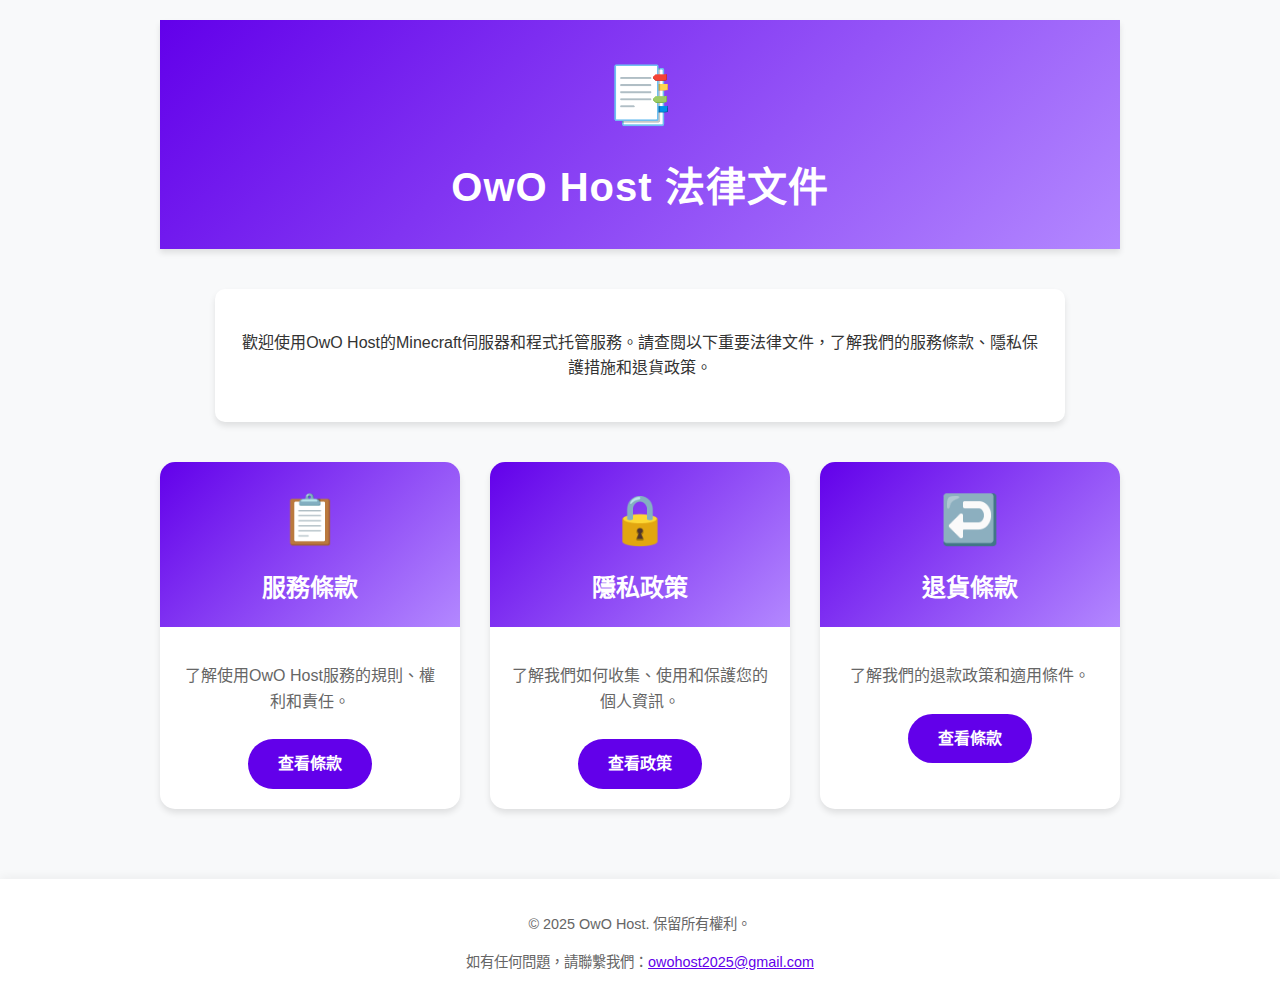
<file: rules/index.html>
<!DOCTYPE html>
<html lang="zh-TW">
<head>
    <meta charset="UTF-8">
    <meta name="viewport" content="width=device-width, initial-scale=1.0">
    <title>OwO Host 法律文件導航</title>
    <style>
        :root {
            --primary-color: #6200EA;
            --secondary-color: #B388FF;
            --accent-color: #3700B3;
            --text-color: #333;
            --light-bg: #f8f9fa;
            --card-shadow: 0 4px 6px rgba(0, 0, 0, 0.1);
            --button-hover: #4a00b3;
        }
        
        body {
            font-family: 'Segoe UI', Tahoma, Geneva, Verdana, sans-serif;
            line-height: 1.6;
            color: var(--text-color);
            background-color: var(--light-bg);
            margin: 0;
            padding: 0;
            min-height: 100vh;
            display: flex;
            flex-direction: column;
        }
        
        .container {
            max-width: 1100px;
            margin: 0 auto;
            padding: 20px;
            flex: 1;
        }
        
        header {
            background: linear-gradient(135deg, var(--primary-color), var(--secondary-color));
            color: white;
            padding: 30px 0;
            text-align: center;
            margin-bottom: 40px;
            box-shadow: var(--card-shadow);
        }
        
        h1 {
            margin: 0;
            font-size: 2.5rem;
            letter-spacing: 1px;
        }
        
        .logo {
            font-size: 3.5rem;
            margin-bottom: 15px;
        }
        
        .intro {
            background-color: white;
            padding: 25px;
            border-radius: 10px;
            margin-bottom: 40px;
            box-shadow: var(--card-shadow);
            text-align: center;
            max-width: 800px;
            margin-left: auto;
            margin-right: auto;
        }
        
        .buttons-container {
            display: flex;
            flex-wrap: wrap;
            justify-content: center;
            gap: 30px;
            margin-top: 30px;
            margin-bottom: 50px;
        }
        
        .document-card {
            background-color: white;
            border-radius: 15px;
            box-shadow: var(--card-shadow);
            overflow: hidden;
            transition: transform 0.3s ease, box-shadow 0.3s ease;
            width: 300px;
            text-align: center;
        }
        
        .document-card:hover {
            transform: translateY(-10px);
            box-shadow: 0 10px 20px rgba(0, 0, 0, 0.15);
        }
        
        .card-header {
            background: linear-gradient(135deg, var(--primary-color), var(--secondary-color));
            color: white;
            padding: 20px 0;
        }
        
        .card-icon {
            font-size: 3rem;
            margin-bottom: 10px;
        }
        
        .card-title {
            font-size: 1.5rem;
            margin: 0;
        }
        
        .card-body {
            padding: 20px;
        }
        
        .card-desc {
            margin-bottom: 25px;
            color: #666;
        }
        
        .button {
            display: inline-block;
            background-color: var(--primary-color);
            color: white;
            padding: 12px 30px;
            border-radius: 30px;
            text-decoration: none;
            font-weight: bold;
            transition: background-color 0.3s ease;
            border: none;
            cursor: pointer;
        }
        
        .button:hover {
            background-color: var(--button-hover);
        }
        
        footer {
            text-align: center;
            padding: 20px;
            background-color: white;
            color: #666;
            font-size: 0.9rem;
            margin-top: auto;
            box-shadow: 0 -2px 10px rgba(0, 0, 0, 0.05);
        }
        
        @media (max-width: 768px) {
            .buttons-container {
                flex-direction: column;
                align-items: center;
            }
            
            .document-card {
                width: 100%;
                max-width: 320px;
            }
            
            header {
                padding: 20px 0;
            }
            
            h1 {
                font-size: 2rem;
            }
        }
    </style>
</head>
<body>
    <div class="container">
        <header>
            <div class="logo">📑</div>
            <h1>OwO Host 法律文件</h1>
        </header>
        
        <div class="intro">
            <p>歡迎使用OwO Host的Minecraft伺服器和程式托管服務。請查閱以下重要法律文件，了解我們的服務條款、隱私保護措施和退貨政策。</p>
        </div>
        
        <div class="buttons-container">
            <div class="document-card">
                <div class="card-header">
                    <div class="card-icon">📋</div>
                    <h2 class="card-title">服務條款</h2>
                </div>
                <div class="card-body">
                    <p class="card-desc">了解使用OwO Host服務的規則、權利和責任。</p>
                    <a href="tos.html" class="button">查看條款</a>
                </div>
            </div>
            
            <div class="document-card">
                <div class="card-header">
                    <div class="card-icon">🔒</div>
                    <h2 class="card-title">隱私政策</h2>
                </div>
                <div class="card-body">
                    <p class="card-desc">了解我們如何收集、使用和保護您的個人資訊。</p>
                    <a href="pp.html" class="button">查看政策</a>
                </div>
            </div>
            
            <div class="document-card">
                <div class="card-header">
                    <div class="card-icon">↩️</div>
                    <h2 class="card-title">退貨條款</h2>
                </div>
                <div class="card-body">
                    <p class="card-desc">了解我們的退款政策和適用條件。</p>
                    <a href="rp.html" class="button">查看條款</a>
                </div>
            </div>
        </div>
    </div>
    
    <footer>
        <p>© 2025 OwO Host. 保留所有權利。</p>
        <p>如有任何問題，請聯繫我們：<a href="mailto:owohost2025@gmail.com" style="color: var(--primary-color);">owohost2025@gmail.com</a></p>
    </footer>
</body>
</html>
</file>
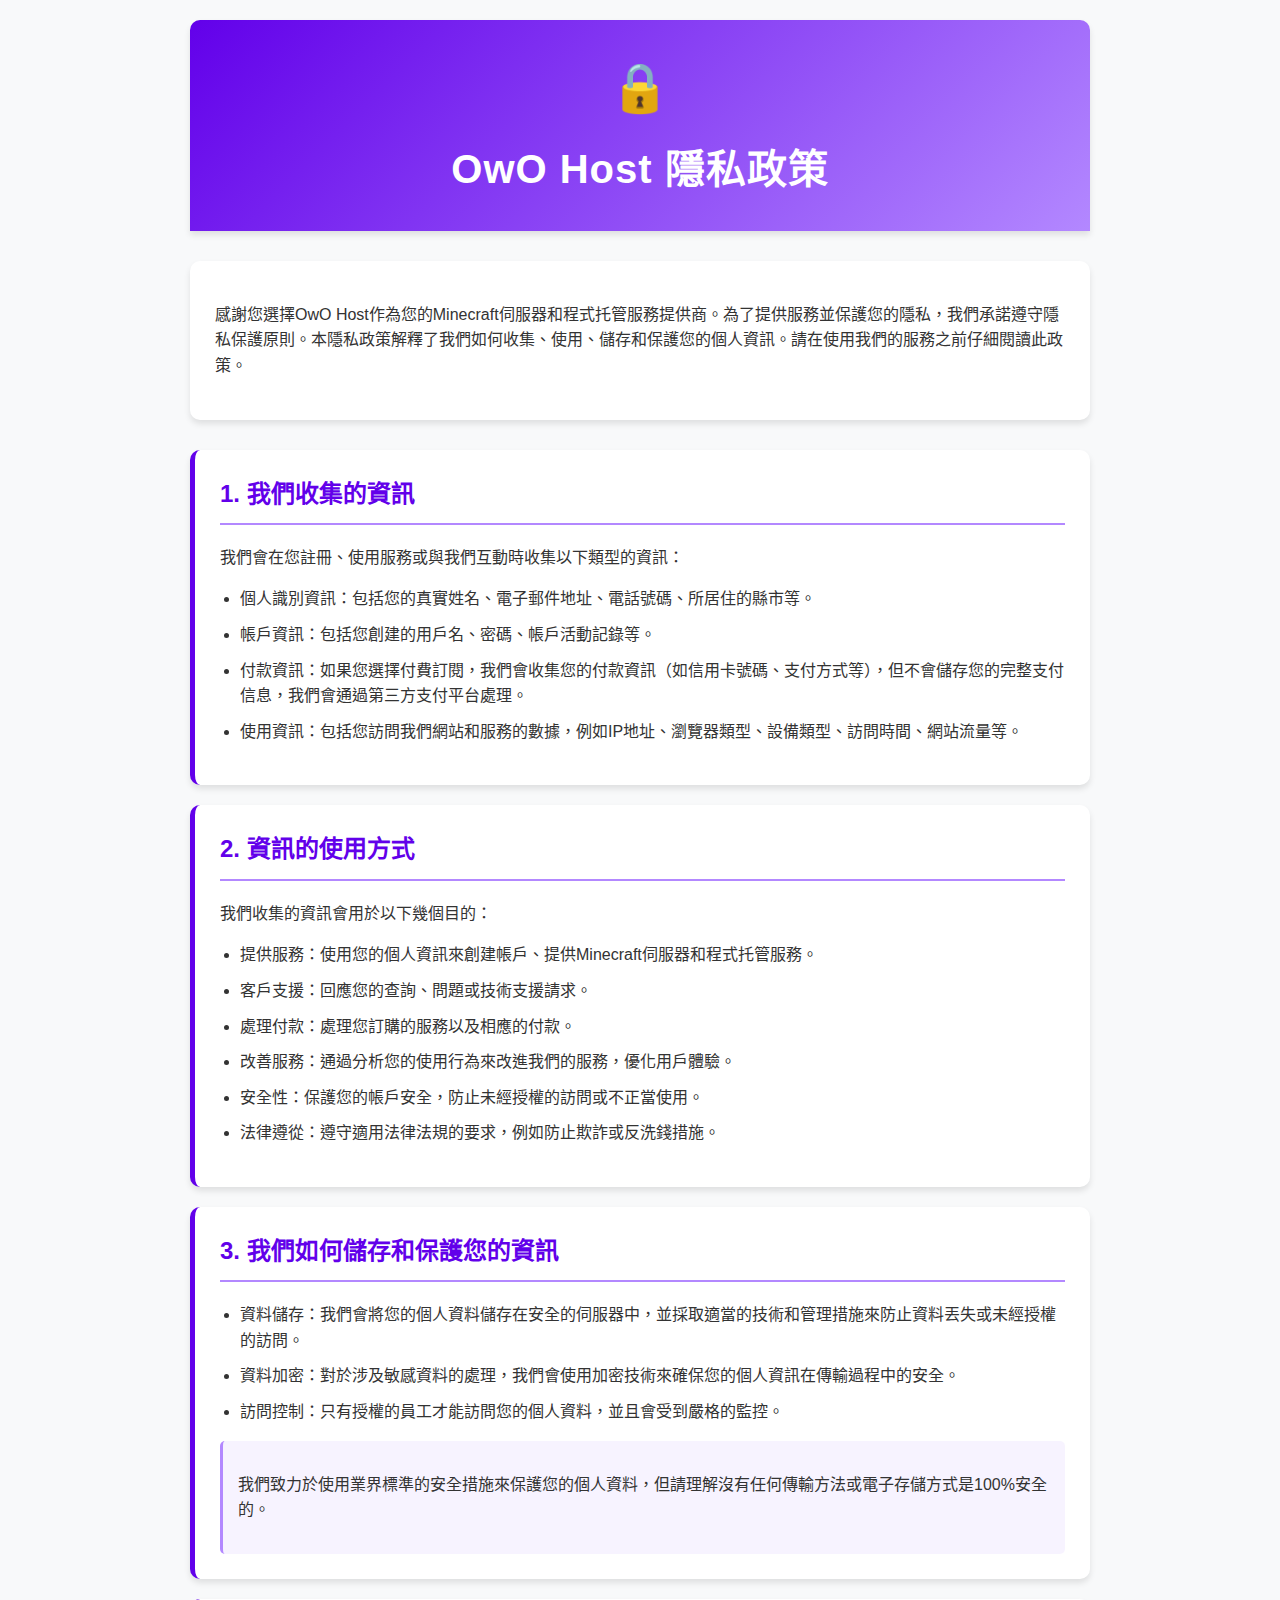
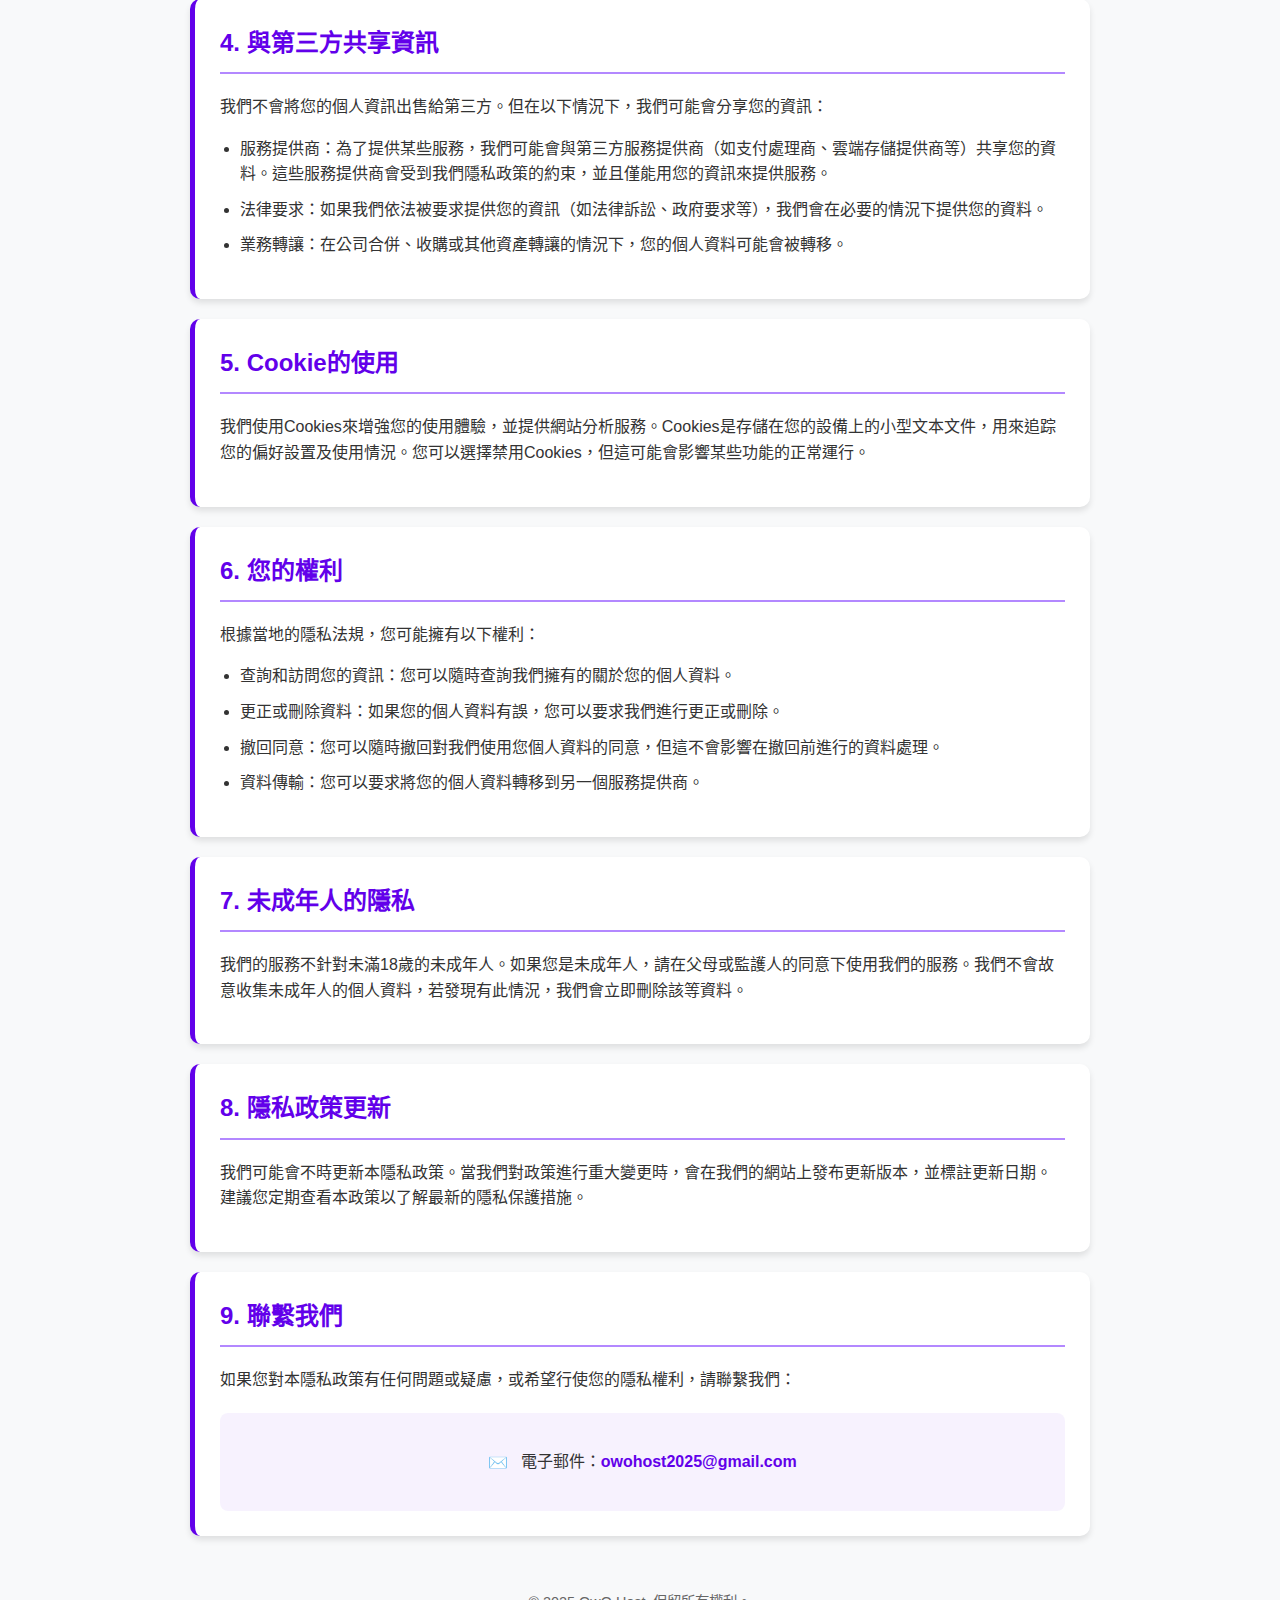
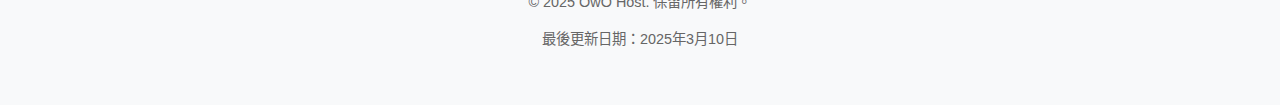
<file: rules/pp.html>
<!DOCTYPE html>
<html lang="zh-TW">
<head>
    <meta charset="UTF-8">
    <meta name="viewport" content="width=device-width, initial-scale=1.0">
    <title>OwO Host 隱私政策</title>
    <style>
        :root {
            --primary-color: #6200EA;
            --secondary-color: #B388FF;
            --accent-color: #3700B3;
            --text-color: #333;
            --light-bg: #f8f9fa;
            --card-shadow: 0 4px 6px rgba(0, 0, 0, 0.1);
        }
        
        body {
            font-family: 'Segoe UI', Tahoma, Geneva, Verdana, sans-serif;
            line-height: 1.6;
            color: var(--text-color);
            background-color: var(--light-bg);
            margin: 0;
            padding: 0;
        }
        
        .container {
            max-width: 900px;
            margin: 0 auto;
            padding: 20px;
        }
        
        header {
            background: linear-gradient(135deg, var(--primary-color), var(--secondary-color));
            color: white;
            padding: 30px 0;
            border-radius: 10px 10px 0 0;
            text-align: center;
            margin-bottom: 30px;
            box-shadow: var(--card-shadow);
        }
        
        h1 {
            margin: 0;
            font-size: 2.5rem;
            letter-spacing: 1px;
        }
        
        .logo {
            font-size: 3rem;
            margin-bottom: 10px;
        }
        
        .intro {
            background-color: white;
            padding: 25px;
            border-radius: 10px;
            margin-bottom: 30px;
            box-shadow: var(--card-shadow);
        }
        
        .section {
            background-color: white;
            padding: 25px;
            border-radius: 10px;
            margin-bottom: 20px;
            box-shadow: var(--card-shadow);
            border-left: 5px solid var(--primary-color);
        }
        
        h2 {
            color: var(--primary-color);
            border-bottom: 2px solid var(--secondary-color);
            padding-bottom: 10px;
            margin-top: 0;
        }
        
        ul {
            padding-left: 20px;
        }
        
        li {
            margin-bottom: 10px;
        }
        
        footer {
            text-align: center;
            padding: 20px;
            color: #666;
            font-size: 0.9rem;
        }
        
        .highlight {
            background-color: rgba(179, 136, 255, 0.1);
            padding: 15px;
            border-radius: 5px;
            border-left: 3px solid var(--secondary-color);
        }
        
        .contact-info {
            background-color: rgba(98, 0, 234, 0.05);
            padding: 20px;
            border-radius: 8px;
            text-align: center;
            margin-top: 20px;
        }
        
        .contact-info a {
            color: var(--primary-color);
            text-decoration: none;
            font-weight: bold;
        }
        
        .contact-info a:hover {
            text-decoration: underline;
        }
        
        .icon {
            margin-right: 8px;
            vertical-align: middle;
        }
        
        @media (max-width: 768px) {
            .container {
                padding: 10px;
            }
            
            header {
                padding: 20px 0;
            }
            
            h1 {
                font-size: 2rem;
            }
        }
    </style>
</head>
<body>
    <div class="container">
        <header>
            <div class="logo">🔒</div>
            <h1>OwO Host 隱私政策</h1>
        </header>
        
        <div class="intro">
            <p>感謝您選擇OwO Host作為您的Minecraft伺服器和程式托管服務提供商。為了提供服務並保護您的隱私，我們承諾遵守隱私保護原則。本隱私政策解釋了我們如何收集、使用、儲存和保護您的個人資訊。請在使用我們的服務之前仔細閱讀此政策。</p>
        </div>
        
        <div class="section">
            <h2>1. 我們收集的資訊</h2>
            <p>我們會在您註冊、使用服務或與我們互動時收集以下類型的資訊：</p>
            <ul>
                <li>個人識別資訊：包括您的真實姓名、電子郵件地址、電話號碼、所居住的縣市等。</li>
                <li>帳戶資訊：包括您創建的用戶名、密碼、帳戶活動記錄等。</li>
                <li>付款資訊：如果您選擇付費訂閱，我們會收集您的付款資訊（如信用卡號碼、支付方式等），但不會儲存您的完整支付信息，我們會通過第三方支付平台處理。</li>
                <li>使用資訊：包括您訪問我們網站和服務的數據，例如IP地址、瀏覽器類型、設備類型、訪問時間、網站流量等。</li>
            </ul>
        </div>
        
        <div class="section">
            <h2>2. 資訊的使用方式</h2>
            <p>我們收集的資訊會用於以下幾個目的：</p>
            <ul>
                <li>提供服務：使用您的個人資訊來創建帳戶、提供Minecraft伺服器和程式托管服務。</li>
                <li>客戶支援：回應您的查詢、問題或技術支援請求。</li>
                <li>處理付款：處理您訂購的服務以及相應的付款。</li>
                <li>改善服務：通過分析您的使用行為來改進我們的服務，優化用戶體驗。</li>
                <li>安全性：保護您的帳戶安全，防止未經授權的訪問或不正當使用。</li>
                <li>法律遵從：遵守適用法律法規的要求，例如防止欺詐或反洗錢措施。</li>
            </ul>
        </div>
        
        <div class="section">
            <h2>3. 我們如何儲存和保護您的資訊</h2>
            <ul>
                <li>資料儲存：我們會將您的個人資料儲存在安全的伺服器中，並採取適當的技術和管理措施來防止資料丟失或未經授權的訪問。</li>
                <li>資料加密：對於涉及敏感資料的處理，我們會使用加密技術來確保您的個人資訊在傳輸過程中的安全。</li>
                <li>訪問控制：只有授權的員工才能訪問您的個人資料，並且會受到嚴格的監控。</li>
            </ul>
            <div class="highlight">
                <p>我們致力於使用業界標準的安全措施來保護您的個人資料，但請理解沒有任何傳輸方法或電子存儲方式是100%安全的。</p>
            </div>
        </div>
        
        <div class="section">
            <h2>4. 與第三方共享資訊</h2>
            <p>我們不會將您的個人資訊出售給第三方。但在以下情況下，我們可能會分享您的資訊：</p>
            <ul>
                <li>服務提供商：為了提供某些服務，我們可能會與第三方服務提供商（如支付處理商、雲端存儲提供商等）共享您的資料。這些服務提供商會受到我們隱私政策的約束，並且僅能用您的資訊來提供服務。</li>
                <li>法律要求：如果我們依法被要求提供您的資訊（如法律訴訟、政府要求等），我們會在必要的情況下提供您的資料。</li>
                <li>業務轉讓：在公司合併、收購或其他資產轉讓的情況下，您的個人資料可能會被轉移。</li>
            </ul>
        </div>
        
        <div class="section">
            <h2>5. Cookie的使用</h2>
            <p>我們使用Cookies來增強您的使用體驗，並提供網站分析服務。Cookies是存儲在您的設備上的小型文本文件，用來追踪您的偏好設置及使用情況。您可以選擇禁用Cookies，但這可能會影響某些功能的正常運行。</p>
        </div>
        
        <div class="section">
            <h2>6. 您的權利</h2>
            <p>根據當地的隱私法規，您可能擁有以下權利：</p>
            <ul>
                <li>查詢和訪問您的資訊：您可以隨時查詢我們擁有的關於您的個人資料。</li>
                <li>更正或刪除資料：如果您的個人資料有誤，您可以要求我們進行更正或刪除。</li>
                <li>撤回同意：您可以隨時撤回對我們使用您個人資料的同意，但這不會影響在撤回前進行的資料處理。</li>
                <li>資料傳輸：您可以要求將您的個人資料轉移到另一個服務提供商。</li>
            </ul>
        </div>
        
        <div class="section">
            <h2>7. 未成年人的隱私</h2>
            <p>我們的服務不針對未滿18歲的未成年人。如果您是未成年人，請在父母或監護人的同意下使用我們的服務。我們不會故意收集未成年人的個人資料，若發現有此情況，我們會立即刪除該等資料。</p>
        </div>
        
        <div class="section">
            <h2>8. 隱私政策更新</h2>
            <p>我們可能會不時更新本隱私政策。當我們對政策進行重大變更時，會在我們的網站上發布更新版本，並標註更新日期。建議您定期查看本政策以了解最新的隱私保護措施。</p>
        </div>
        
        <div class="section">
            <h2>9. 聯繫我們</h2>
            <p>如果您對本隱私政策有任何問題或疑慮，或希望行使您的隱私權利，請聯繫我們：</p>
            <div class="contact-info">
                <p><span class="icon">✉️</span> 電子郵件：<a href="mailto:owohost2025@gmail.com">owohost2025@gmail.com</a></p>
            </div>
        </div>
        
        <footer>
            <p>© 2025 OwO Host. 保留所有權利。</p>
            <p>最後更新日期：2025年3月10日</p>
        </footer>
    </div>
</body>
</html>
</file>
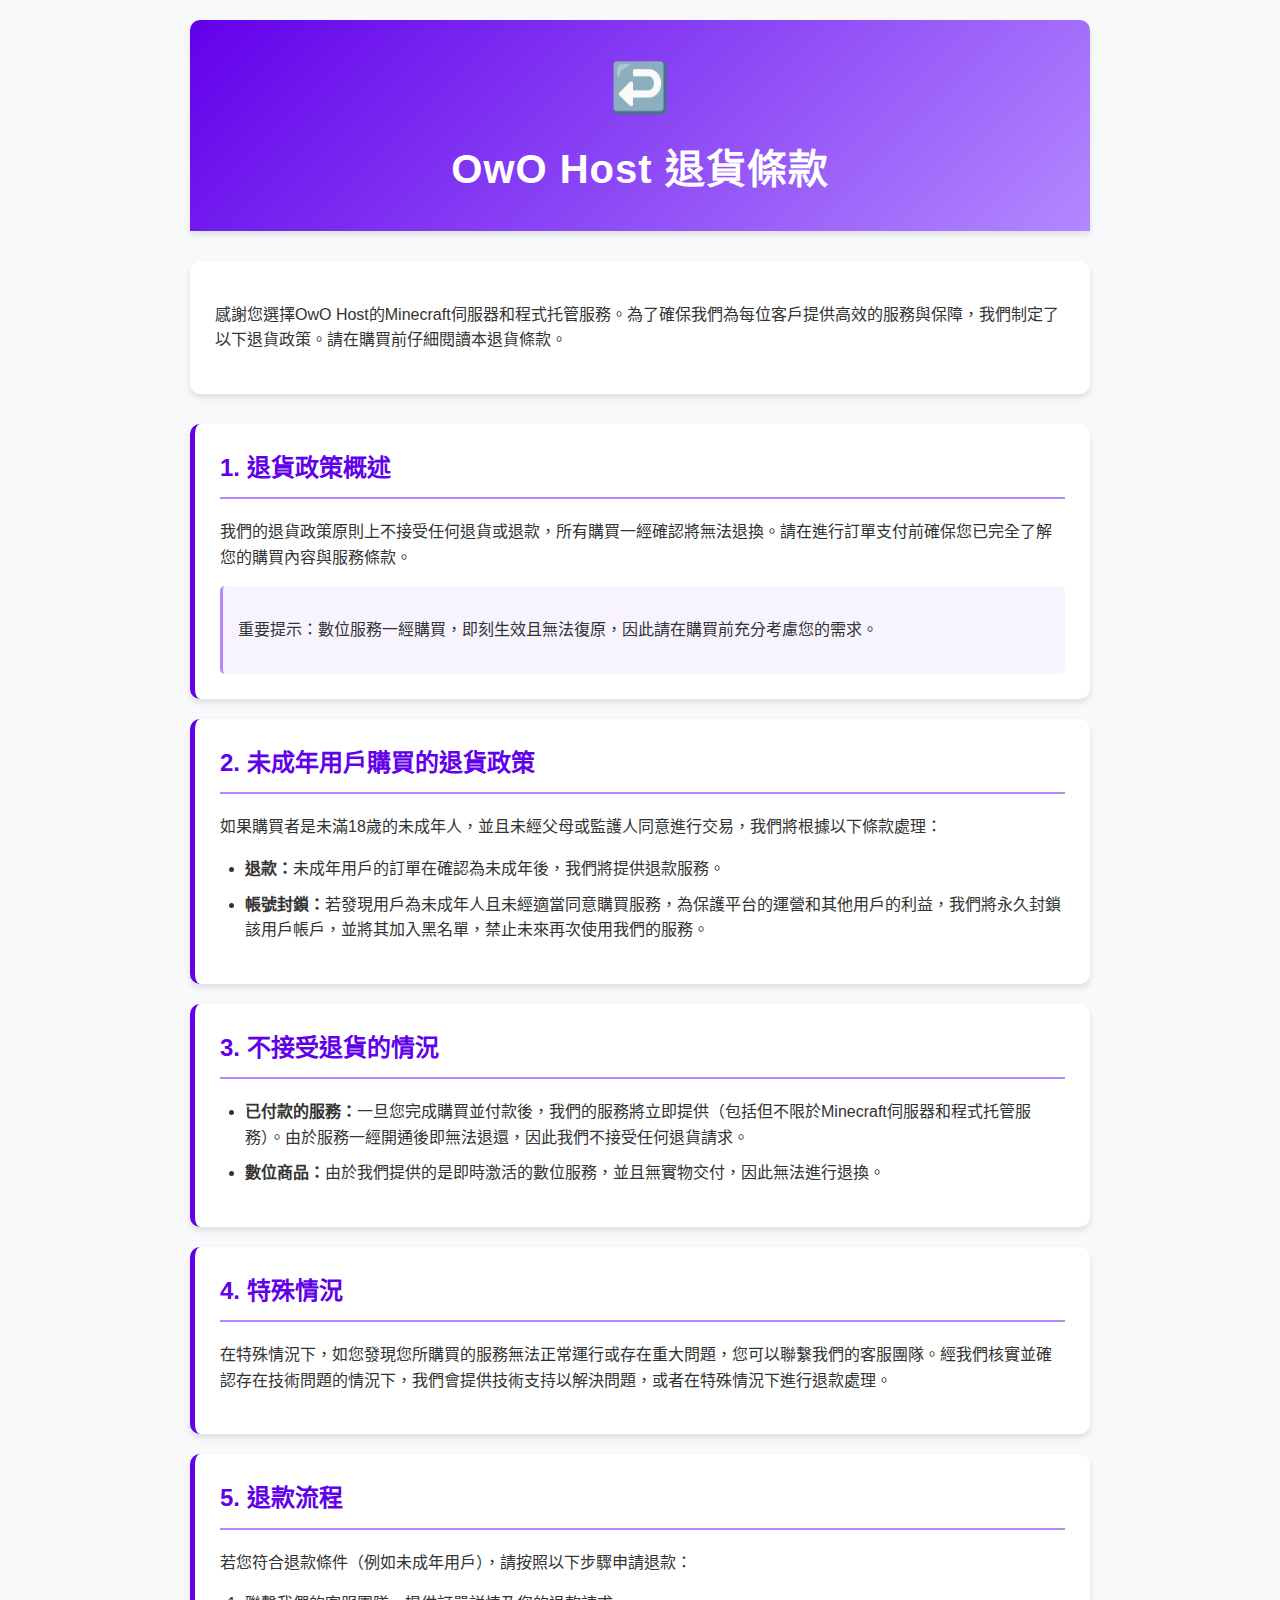
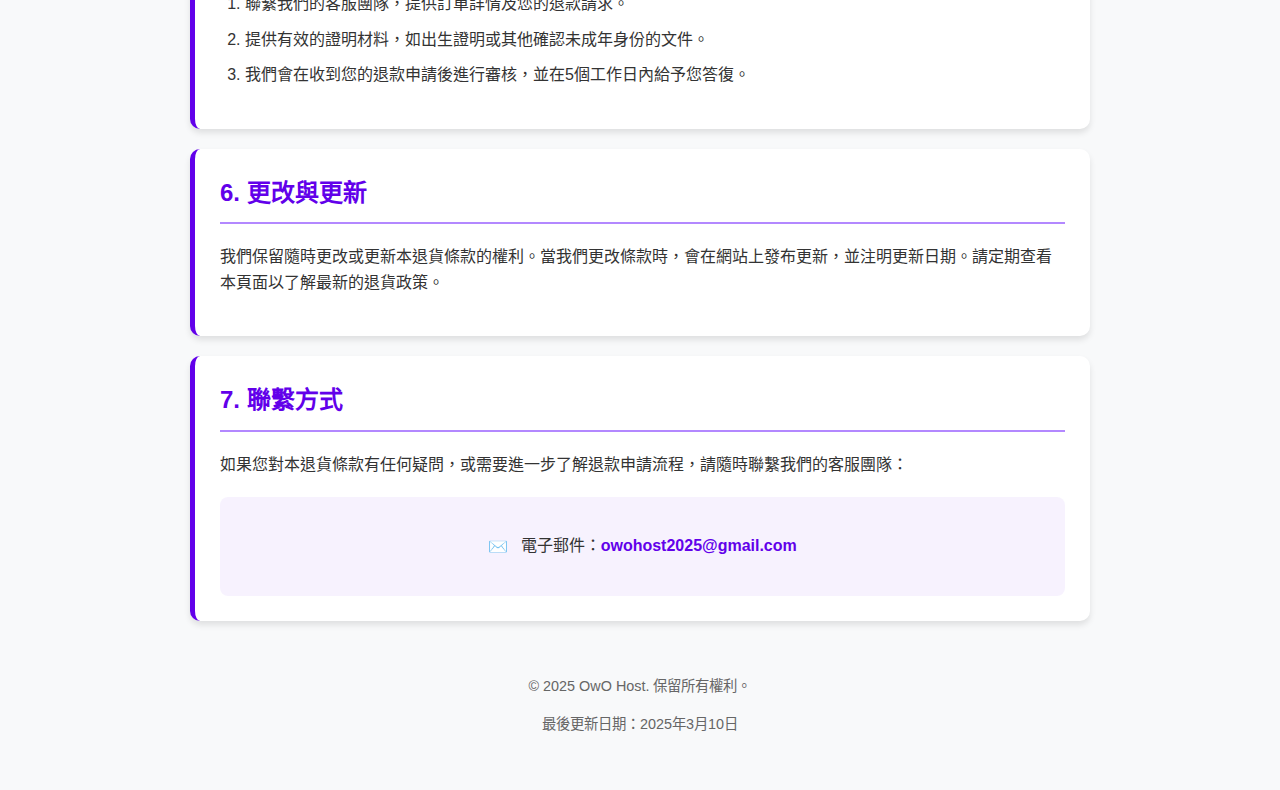
<file: rules/rp.html>
<!DOCTYPE html>
<html lang="zh-TW">
<head>
    <meta charset="UTF-8">
    <meta name="viewport" content="width=device-width, initial-scale=1.0">
    <title>OwO Host 退貨條款</title>
    <style>
        :root {
            --primary-color: #6200EA;
            --secondary-color: #B388FF;
            --accent-color: #3700B3;
            --text-color: #333;
            --light-bg: #f8f9fa;
            --card-shadow: 0 4px 6px rgba(0, 0, 0, 0.1);
        }
        
        body {
            font-family: 'Segoe UI', Tahoma, Geneva, Verdana, sans-serif;
            line-height: 1.6;
            color: var(--text-color);
            background-color: var(--light-bg);
            margin: 0;
            padding: 0;
        }
        
        .container {
            max-width: 900px;
            margin: 0 auto;
            padding: 20px;
        }
        
        header {
            background: linear-gradient(135deg, var(--primary-color), var(--secondary-color));
            color: white;
            padding: 30px 0;
            border-radius: 10px 10px 0 0;
            text-align: center;
            margin-bottom: 30px;
            box-shadow: var(--card-shadow);
        }
        
        h1 {
            margin: 0;
            font-size: 2.5rem;
            letter-spacing: 1px;
        }
        
        .logo {
            font-size: 3rem;
            margin-bottom: 10px;
        }
        
        .intro {
            background-color: white;
            padding: 25px;
            border-radius: 10px;
            margin-bottom: 30px;
            box-shadow: var(--card-shadow);
        }
        
        .section {
            background-color: white;
            padding: 25px;
            border-radius: 10px;
            margin-bottom: 20px;
            box-shadow: var(--card-shadow);
            border-left: 5px solid var(--primary-color);
        }
        
        h2 {
            color: var(--primary-color);
            border-bottom: 2px solid var(--secondary-color);
            padding-bottom: 10px;
            margin-top: 0;
        }
        
        ul {
            padding-left: 20px;
        }
        
        li {
            margin-bottom: 10px;
        }
        
        footer {
            text-align: center;
            padding: 20px;
            color: #666;
            font-size: 0.9rem;
        }
        
        .highlight {
            background-color: rgba(179, 136, 255, 0.1);
            padding: 15px;
            border-radius: 5px;
            border-left: 3px solid var(--secondary-color);
        }
        
        .contact-info {
            background-color: rgba(98, 0, 234, 0.05);
            padding: 20px;
            border-radius: 8px;
            text-align: center;
            margin-top: 20px;
        }
        
        .contact-info a {
            color: var(--primary-color);
            text-decoration: none;
            font-weight: bold;
        }
        
        .contact-info a:hover {
            text-decoration: underline;
        }
        
        .icon {
            margin-right: 8px;
            vertical-align: middle;
        }
        
        .step-list {
            list-style-type: decimal;
            padding-left: 25px;
        }
        
        .bullet-list {
            list-style-type: disc;
            padding-left: 25px;
        }
        
        @media (max-width: 768px) {
            .container {
                padding: 10px;
            }
            
            header {
                padding: 20px 0;
            }
            
            h1 {
                font-size: 2rem;
            }
        }
    </style>
</head>
<body>
    <div class="container">
        <header>
            <div class="logo">↩️</div>
            <h1>OwO Host 退貨條款</h1>
        </header>
        
        <div class="intro">
            <p>感謝您選擇OwO Host的Minecraft伺服器和程式托管服務。為了確保我們為每位客戶提供高效的服務與保障，我們制定了以下退貨政策。請在購買前仔細閱讀本退貨條款。</p>
        </div>
        
        <div class="section">
            <h2>1. 退貨政策概述</h2>
            <p>我們的退貨政策原則上不接受任何退貨或退款，所有購買一經確認將無法退換。請在進行訂單支付前確保您已完全了解您的購買內容與服務條款。</p>
            <div class="highlight">
                <p>重要提示：數位服務一經購買，即刻生效且無法復原，因此請在購買前充分考慮您的需求。</p>
            </div>
        </div>
        
        <div class="section">
            <h2>2. 未成年用戶購買的退貨政策</h2>
            <p>如果購買者是未滿18歲的未成年人，並且未經父母或監護人同意進行交易，我們將根據以下條款處理：</p>
            <ul class="bullet-list">
                <li><strong>退款：</strong>未成年用戶的訂單在確認為未成年後，我們將提供退款服務。</li>
                <li><strong>帳號封鎖：</strong>若發現用戶為未成年人且未經適當同意購買服務，為保護平台的運營和其他用戶的利益，我們將永久封鎖該用戶帳戶，並將其加入黑名單，禁止未來再次使用我們的服務。</li>
            </ul>
        </div>
        
        <div class="section">
            <h2>3. 不接受退貨的情況</h2>
            <ul class="bullet-list">
                <li><strong>已付款的服務：</strong>一旦您完成購買並付款後，我們的服務將立即提供（包括但不限於Minecraft伺服器和程式托管服務）。由於服務一經開通後即無法退還，因此我們不接受任何退貨請求。</li>
                <li><strong>數位商品：</strong>由於我們提供的是即時激活的數位服務，並且無實物交付，因此無法進行退換。</li>
            </ul>
        </div>
        
        <div class="section">
            <h2>4. 特殊情況</h2>
            <p>在特殊情況下，如您發現您所購買的服務無法正常運行或存在重大問題，您可以聯繫我們的客服團隊。經我們核實並確認存在技術問題的情況下，我們會提供技術支持以解決問題，或者在特殊情況下進行退款處理。</p>
        </div>
        
        <div class="section">
            <h2>5. 退款流程</h2>
            <p>若您符合退款條件（例如未成年用戶），請按照以下步驟申請退款：</p>
            <ol class="step-list">
                <li>聯繫我們的客服團隊，提供訂單詳情及您的退款請求。</li>
                <li>提供有效的證明材料，如出生證明或其他確認未成年身份的文件。</li>
                <li>我們會在收到您的退款申請後進行審核，並在5個工作日內給予您答復。</li>
            </ol>
        </div>
        
        <div class="section">
            <h2>6. 更改與更新</h2>
            <p>我們保留隨時更改或更新本退貨條款的權利。當我們更改條款時，會在網站上發布更新，並注明更新日期。請定期查看本頁面以了解最新的退貨政策。</p>
        </div>
        
        <div class="section">
            <h2>7. 聯繫方式</h2>
            <p>如果您對本退貨條款有任何疑問，或需要進一步了解退款申請流程，請隨時聯繫我們的客服團隊：</p>
            <div class="contact-info">
                <p><span class="icon">✉️</span> 電子郵件：<a href="mailto:owohost2025@gmail.com">owohost2025@gmail.com</a></p>
            </div>
        </div>
        
        <footer>
            <p>© 2025 OwO Host. 保留所有權利。</p>
            <p>最後更新日期：2025年3月10日</p>
        </footer>
    </div>
</body>
</html>
</file>
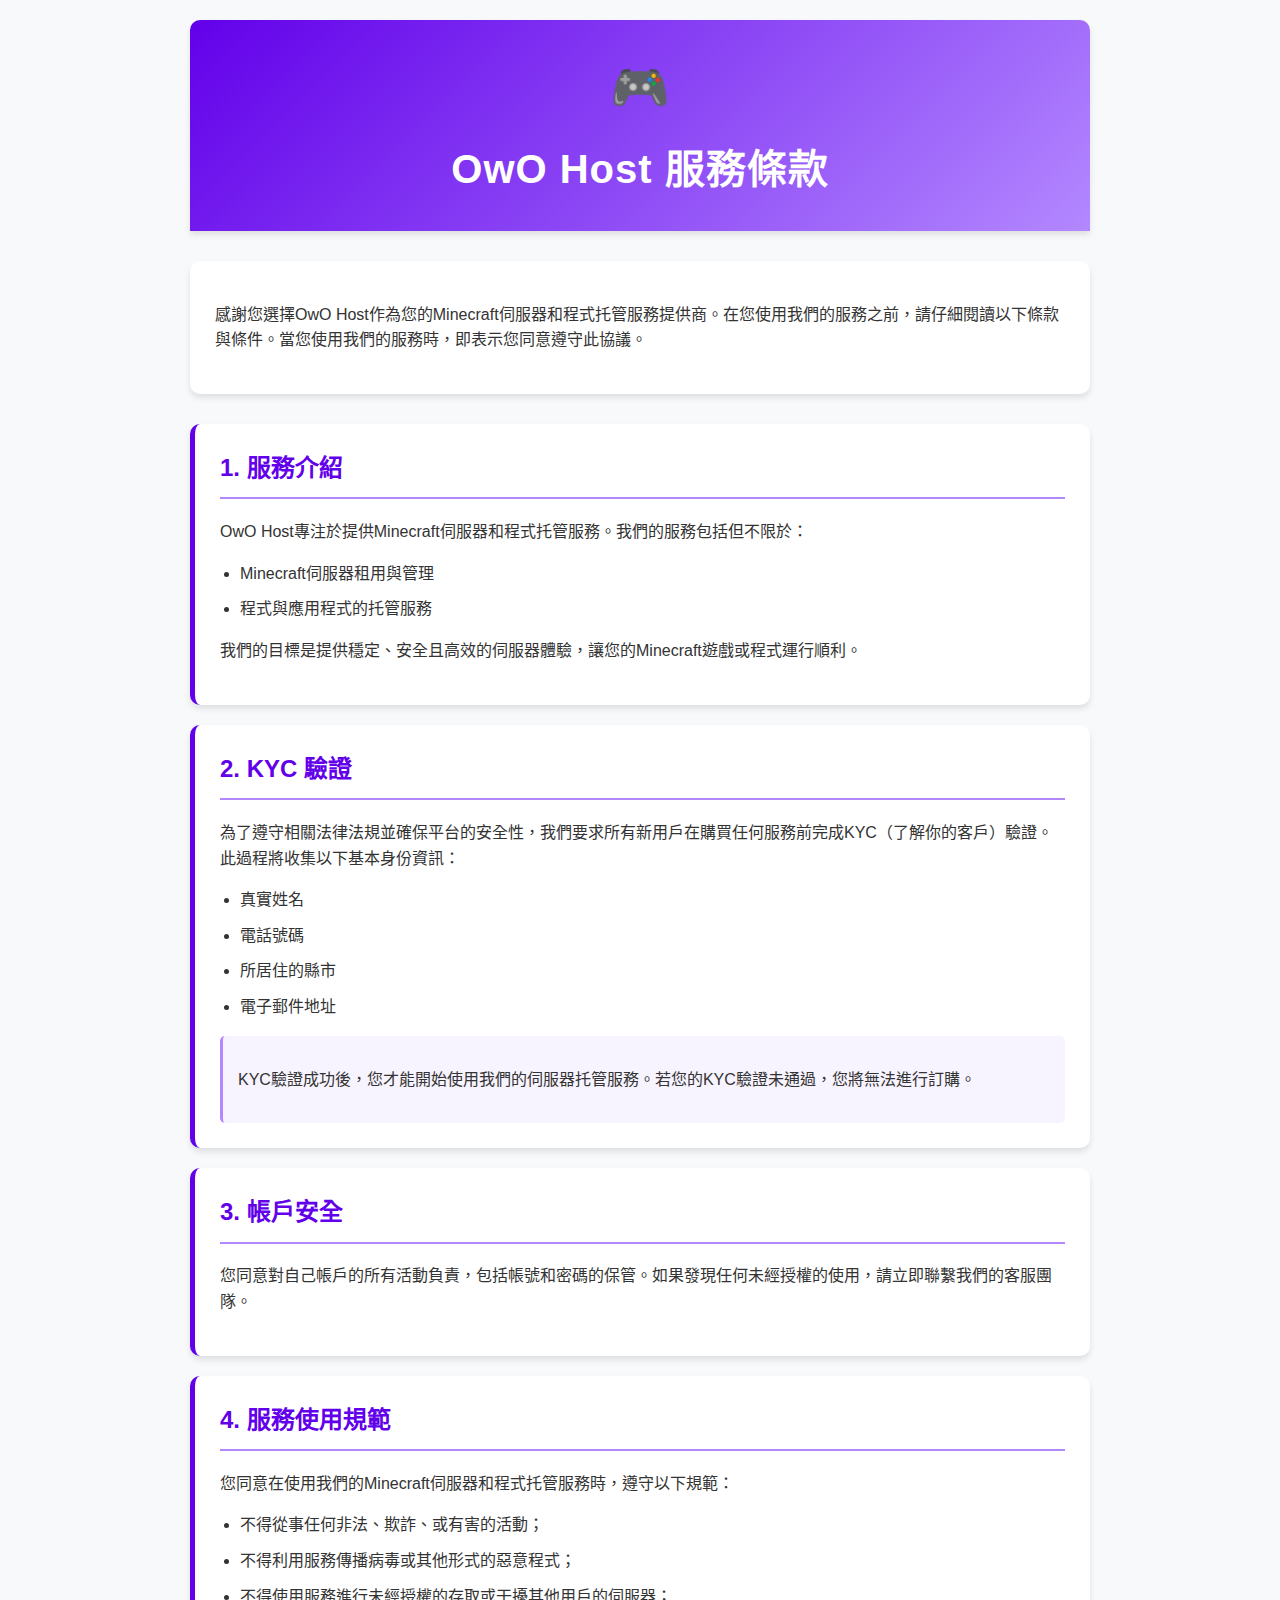
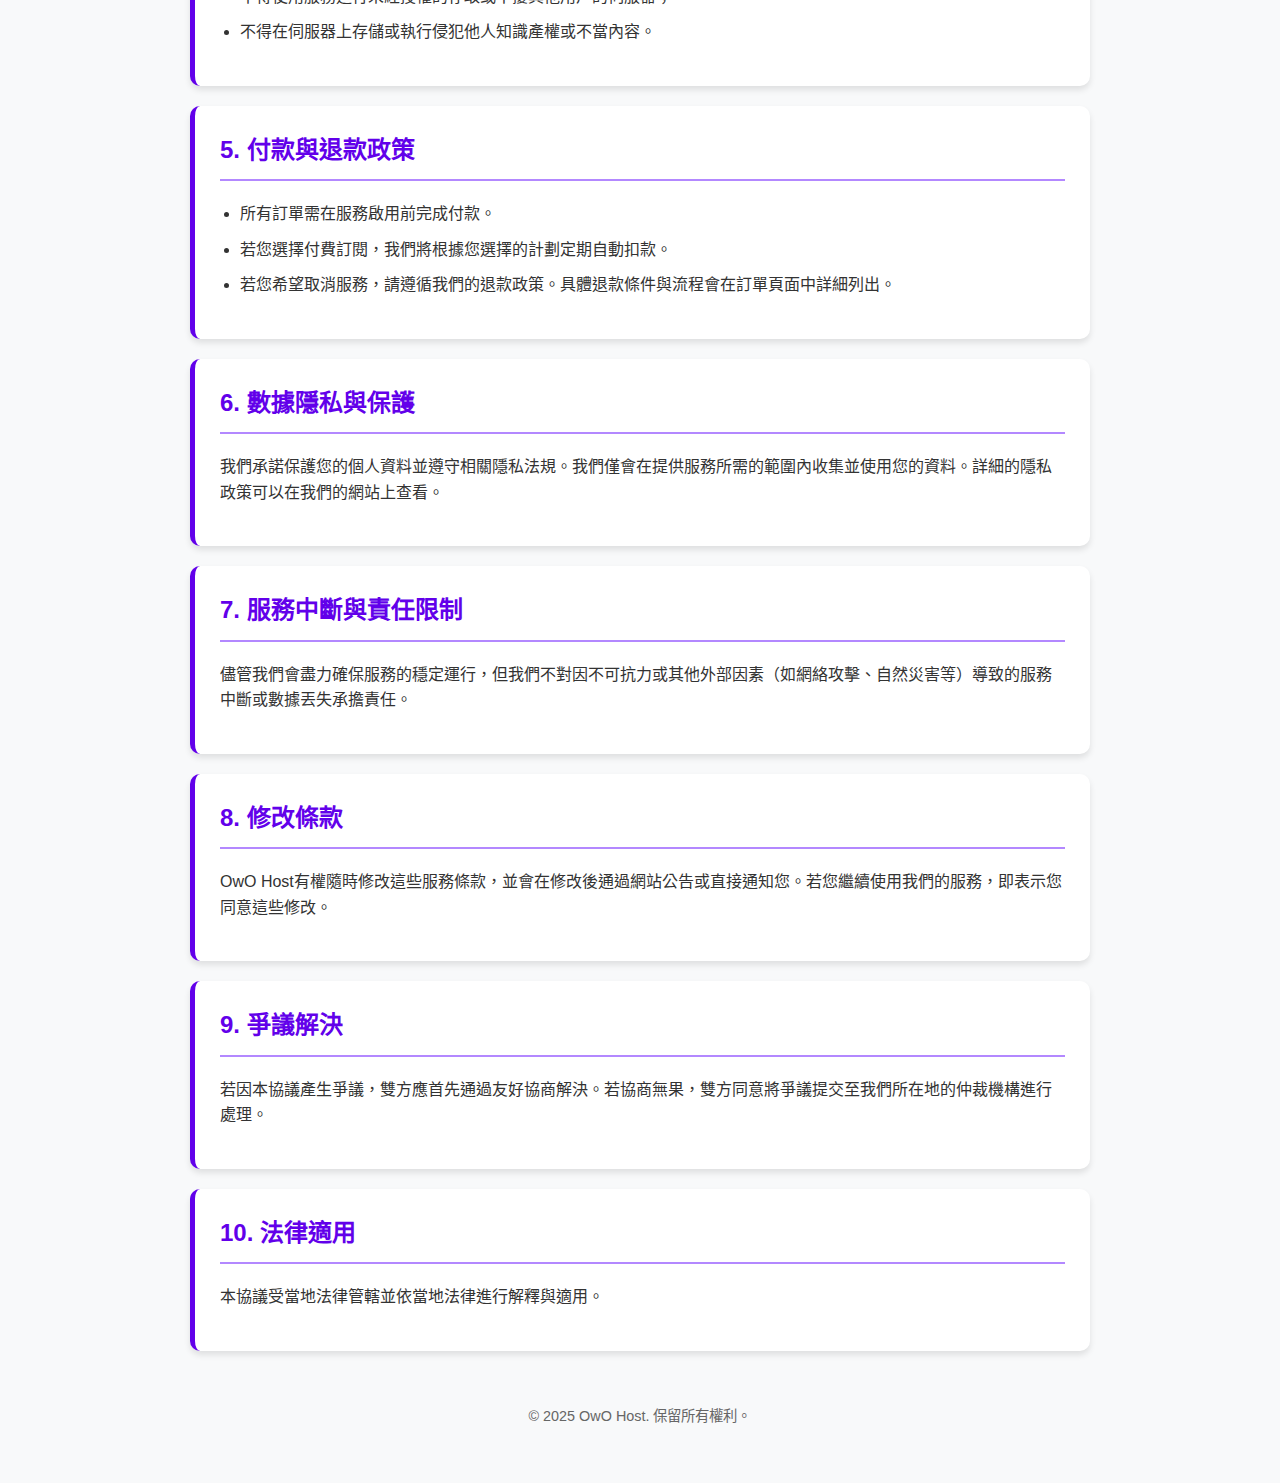
<file: rules/tos.html>
<!DOCTYPE html>
<html lang="zh-TW">
<head>
    <meta charset="UTF-8">
    <meta name="viewport" content="width=device-width, initial-scale=1.0">
    <title>OwO Host 服務條款</title>
    <style>
        :root {
            --primary-color: #6200EA;
            --secondary-color: #B388FF;
            --accent-color: #3700B3;
            --text-color: #333;
            --light-bg: #f8f9fa;
            --card-shadow: 0 4px 6px rgba(0, 0, 0, 0.1);
        }
        
        body {
            font-family: 'Segoe UI', Tahoma, Geneva, Verdana, sans-serif;
            line-height: 1.6;
            color: var(--text-color);
            background-color: var(--light-bg);
            margin: 0;
            padding: 0;
        }
        
        .container {
            max-width: 900px;
            margin: 0 auto;
            padding: 20px;
        }
        
        header {
            background: linear-gradient(135deg, var(--primary-color), var(--secondary-color));
            color: white;
            padding: 30px 0;
            border-radius: 10px 10px 0 0;
            text-align: center;
            margin-bottom: 30px;
            box-shadow: var(--card-shadow);
        }
        
        h1 {
            margin: 0;
            font-size: 2.5rem;
            letter-spacing: 1px;
        }
        
        .logo {
            font-size: 3rem;
            margin-bottom: 10px;
        }
        
        .intro {
            background-color: white;
            padding: 25px;
            border-radius: 10px;
            margin-bottom: 30px;
            box-shadow: var(--card-shadow);
        }
        
        .section {
            background-color: white;
            padding: 25px;
            border-radius: 10px;
            margin-bottom: 20px;
            box-shadow: var(--card-shadow);
            border-left: 5px solid var(--primary-color);
        }
        
        h2 {
            color: var(--primary-color);
            border-bottom: 2px solid var(--secondary-color);
            padding-bottom: 10px;
            margin-top: 0;
        }
        
        ul {
            padding-left: 20px;
        }
        
        li {
            margin-bottom: 10px;
        }
        
        footer {
            text-align: center;
            padding: 20px;
            color: #666;
            font-size: 0.9rem;
        }
        
        .highlight {
            background-color: rgba(179, 136, 255, 0.1);
            padding: 15px;
            border-radius: 5px;
            border-left: 3px solid var(--secondary-color);
        }
        
        @media (max-width: 768px) {
            .container {
                padding: 10px;
            }
            
            header {
                padding: 20px 0;
            }
            
            h1 {
                font-size: 2rem;
            }
        }
    </style>
</head>
<body>
    <div class="container">
        <header>
            <div class="logo">🎮</div>
            <h1>OwO Host 服務條款</h1>
        </header>
        
        <div class="intro">
            <p>感謝您選擇OwO Host作為您的Minecraft伺服器和程式托管服務提供商。在您使用我們的服務之前，請仔細閱讀以下條款與條件。當您使用我們的服務時，即表示您同意遵守此協議。</p>
        </div>
        
        <div class="section">
            <h2>1. 服務介紹</h2>
            <p>OwO Host專注於提供Minecraft伺服器和程式托管服務。我們的服務包括但不限於：</p>
            <ul>
                <li>Minecraft伺服器租用與管理</li>
                <li>程式與應用程式的托管服務</li>
            </ul>
            <p>我們的目標是提供穩定、安全且高效的伺服器體驗，讓您的Minecraft遊戲或程式運行順利。</p>
        </div>
        
        <div class="section">
            <h2>2. KYC 驗證</h2>
            <p>為了遵守相關法律法規並確保平台的安全性，我們要求所有新用戶在購買任何服務前完成KYC（了解你的客戶）驗證。此過程將收集以下基本身份資訊：</p>
            <ul>
                <li>真實姓名</li>
                <li>電話號碼</li>
                <li>所居住的縣市</li>
                <li>電子郵件地址</li>
            </ul>
            <div class="highlight">
                <p>KYC驗證成功後，您才能開始使用我們的伺服器托管服務。若您的KYC驗證未通過，您將無法進行訂購。</p>
            </div>
        </div>
        
        <div class="section">
            <h2>3. 帳戶安全</h2>
            <p>您同意對自己帳戶的所有活動負責，包括帳號和密碼的保管。如果發現任何未經授權的使用，請立即聯繫我們的客服團隊。</p>
        </div>
        
        <div class="section">
            <h2>4. 服務使用規範</h2>
            <p>您同意在使用我們的Minecraft伺服器和程式托管服務時，遵守以下規範：</p>
            <ul>
                <li>不得從事任何非法、欺詐、或有害的活動；</li>
                <li>不得利用服務傳播病毒或其他形式的惡意程式；</li>
                <li>不得使用服務進行未經授權的存取或干擾其他用戶的伺服器；</li>
                <li>不得在伺服器上存儲或執行侵犯他人知識產權或不當內容。</li>
            </ul>
        </div>
        
        <div class="section">
            <h2>5. 付款與退款政策</h2>
            <ul>
                <li>所有訂單需在服務啟用前完成付款。</li>
                <li>若您選擇付費訂閱，我們將根據您選擇的計劃定期自動扣款。</li>
                <li>若您希望取消服務，請遵循我們的退款政策。具體退款條件與流程會在訂單頁面中詳細列出。</li>
            </ul>
        </div>
        
        <div class="section">
            <h2>6. 數據隱私與保護</h2>
            <p>我們承諾保護您的個人資料並遵守相關隱私法規。我們僅會在提供服務所需的範圍內收集並使用您的資料。詳細的隱私政策可以在我們的網站上查看。</p>
        </div>
        
        <div class="section">
            <h2>7. 服務中斷與責任限制</h2>
            <p>儘管我們會盡力確保服務的穩定運行，但我們不對因不可抗力或其他外部因素（如網絡攻擊、自然災害等）導致的服務中斷或數據丟失承擔責任。</p>
        </div>
        
        <div class="section">
            <h2>8. 修改條款</h2>
            <p>OwO Host有權隨時修改這些服務條款，並會在修改後通過網站公告或直接通知您。若您繼續使用我們的服務，即表示您同意這些修改。</p>
        </div>
        
        <div class="section">
            <h2>9. 爭議解決</h2>
            <p>若因本協議產生爭議，雙方應首先通過友好協商解決。若協商無果，雙方同意將爭議提交至我們所在地的仲裁機構進行處理。</p>
        </div>
        
        <div class="section">
            <h2>10. 法律適用</h2>
            <p>本協議受當地法律管轄並依當地法律進行解釋與適用。</p>
        </div>
        
        <footer>
            <p>© 2025 OwO Host. 保留所有權利。</p>
        </footer>
    </div>
</body>
</html>
</file>
